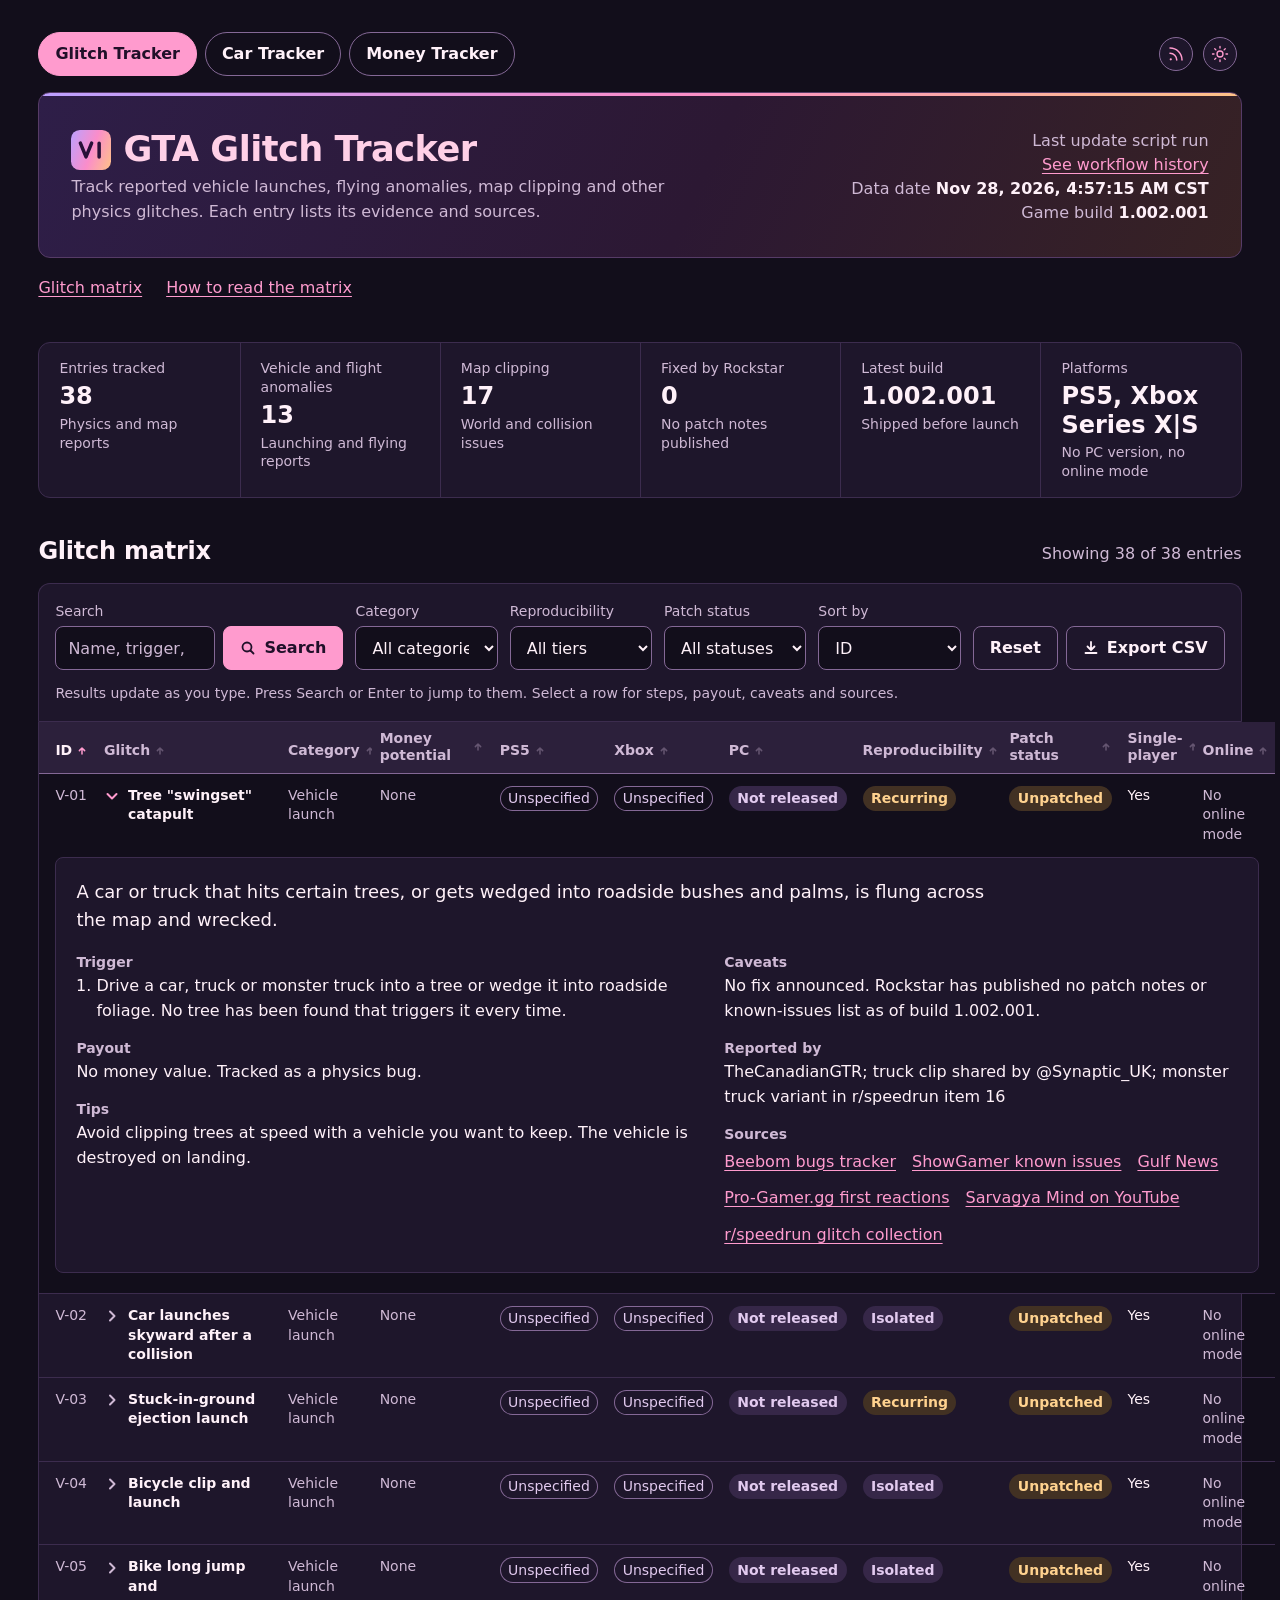
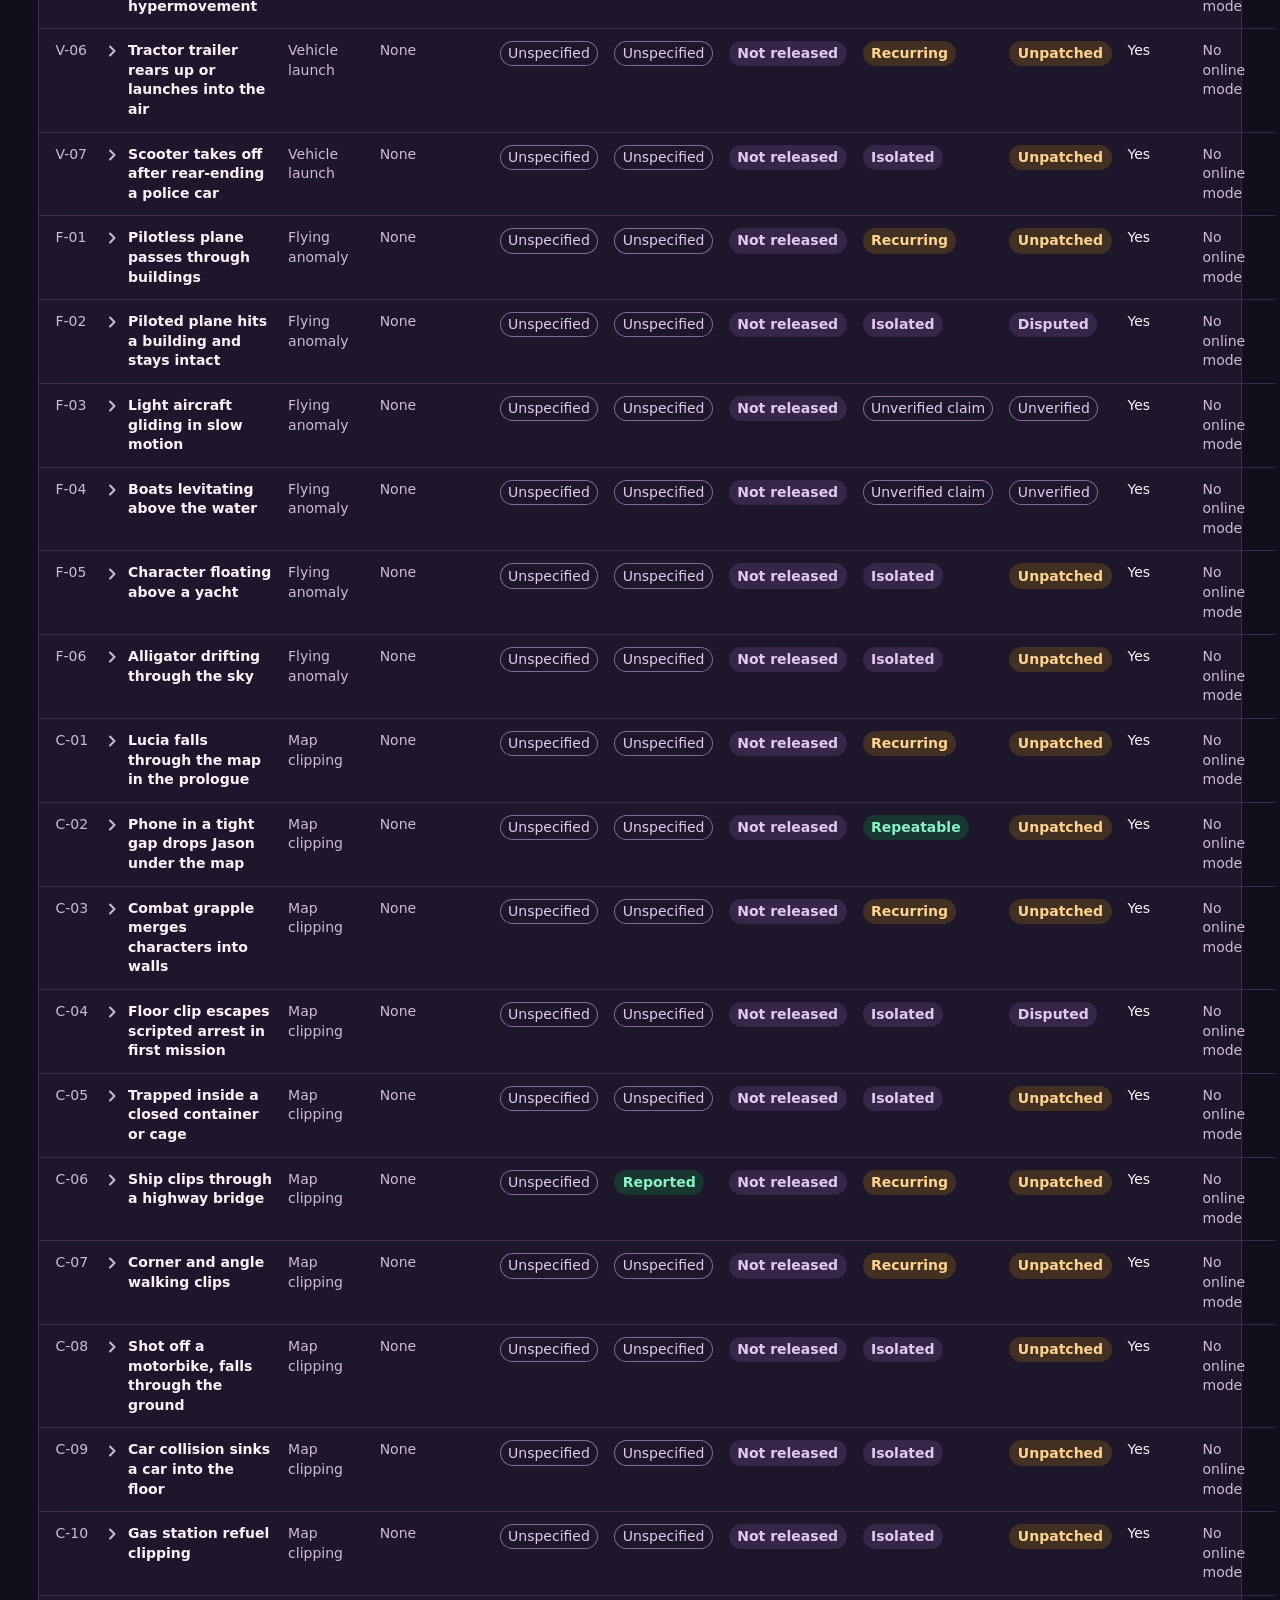
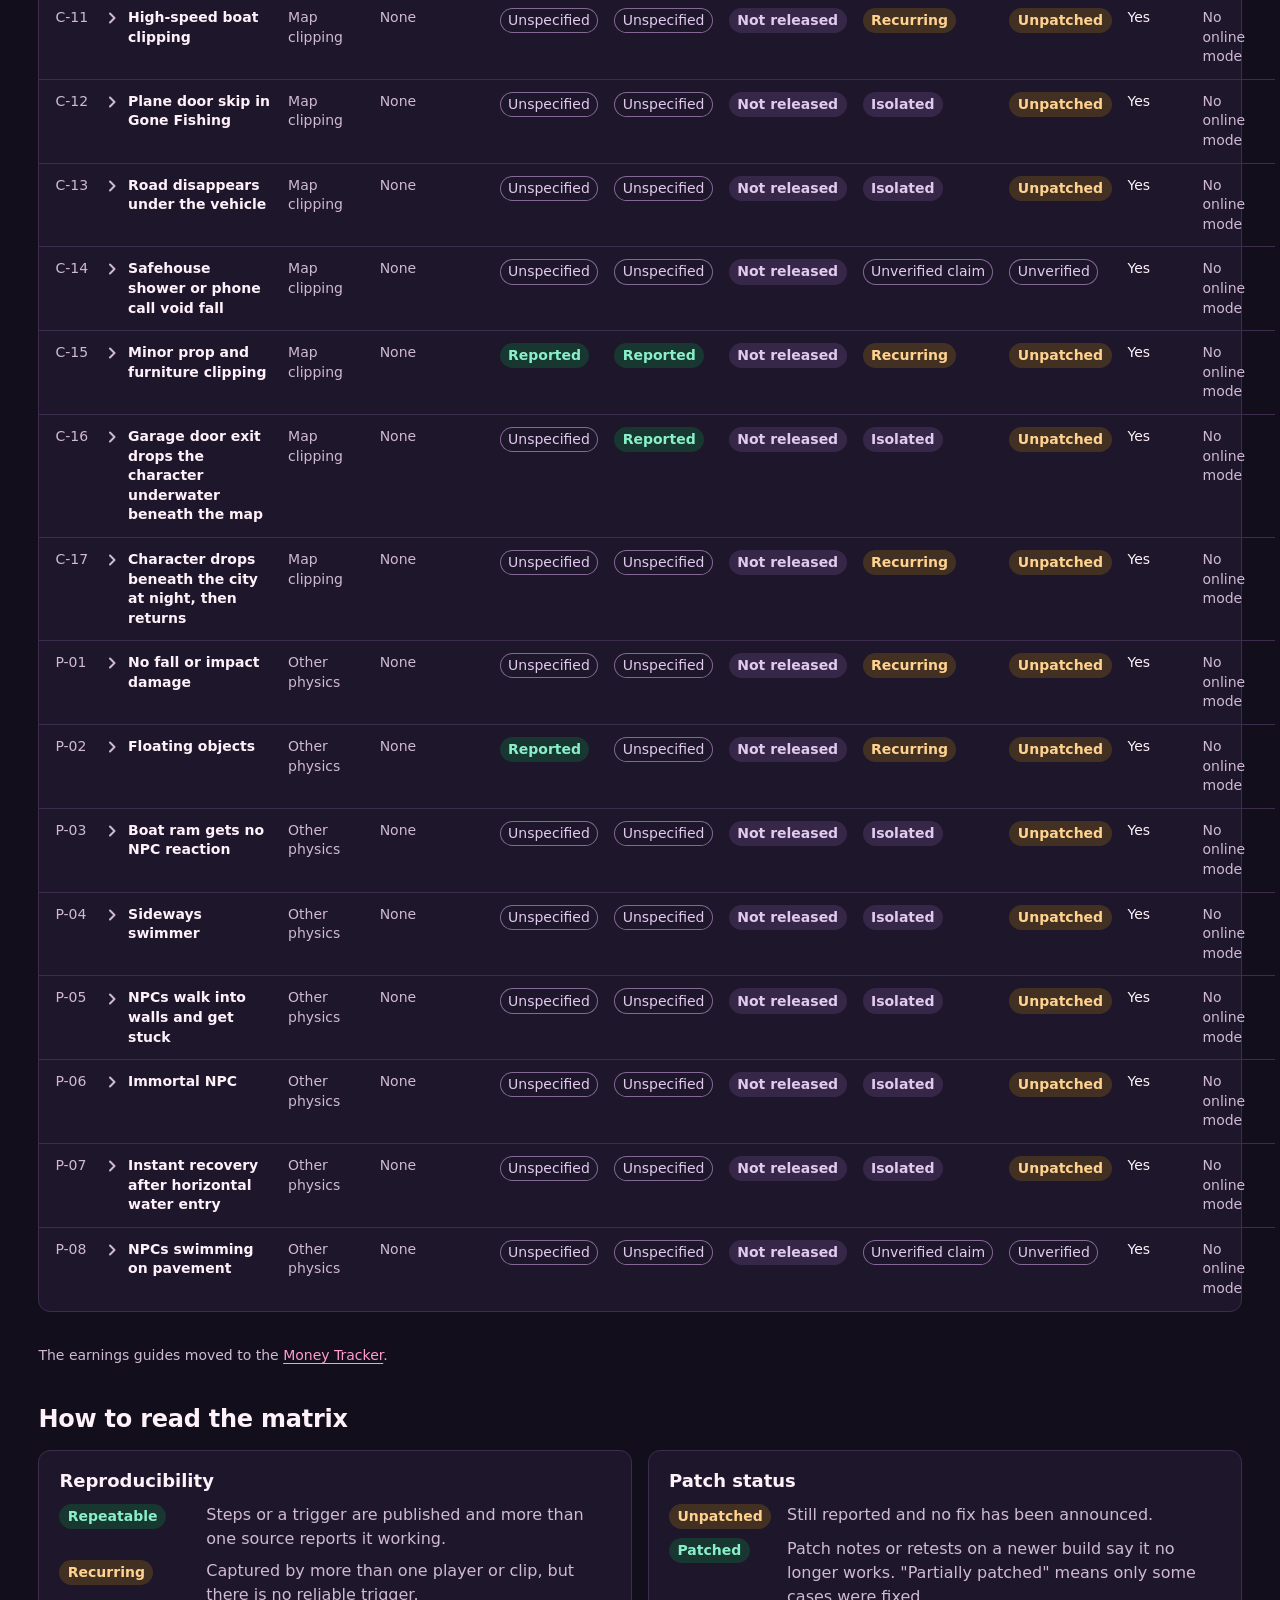
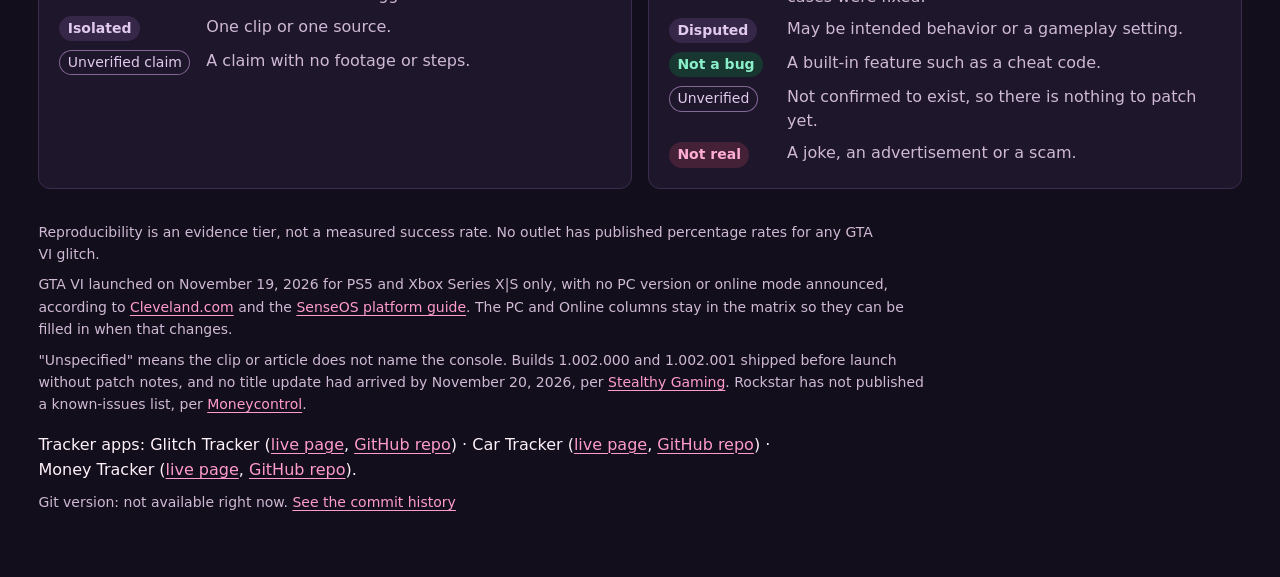
<file: index.html>
<!doctype html>
<html lang="en">
  <head>
    <meta charset="utf-8" />
    <meta name="viewport" content="width=device-width, initial-scale=1" />
    <meta name="theme-color" content="#120e1b" />
    <script src="theme.js"></script>
    <title>GTA Glitch Tracker</title>
    <meta name="description" content="Sortable GTA VI tracker for vehicle launches, flying anomalies, map clipping and other physics reports, with platform, evidence and patch status." />
    <link rel="icon" href="favicon.svg" type="image/svg+xml" />
    <link rel="preconnect" href="https://api.fontshare.com" crossorigin />
    <link rel="preconnect" href="https://cdn.fontshare.com" crossorigin />
    <link href="https://api.fontshare.com/v2/css?f[]=cabinet-grotesk@800&display=swap" rel="stylesheet" />
    <link href="https://api.fontshare.com/v2/css?f[]=satoshi@400,500,700&display=swap" rel="stylesheet" />
    <link rel="stylesheet" href="base.css" />
    <link rel="stylesheet" href="style.css" />
    <link rel="stylesheet" href="theme.css" />
    <link rel="alternate" type="application/rss+xml" title="GTA Glitch Tracker updates" href="feed.xml" />
  </head>
  <body>
    <a class="skip-link" href="#matrix">Skip to the tracker</a>
    <div class="page">
      <nav class="app-switch" aria-label="Switch app">
        <a href="./" aria-current="page">Glitch Tracker</a>
        <a href="https://rolltidehero.github.io/gta-car-tracker/">Car Tracker</a>
        <a href="https://rolltidehero.github.io/gta-money-tracker/">Money Tracker</a>
        <div class="nav-tools">
          <a class="rss-link" href="feed.xml" type="application/rss+xml" aria-label="Get RSS alerts!" title="Get RSS alerts!">
            <svg viewBox="0 0 24 24" width="18" height="18" aria-hidden="true" focusable="false" fill="none" stroke="currentColor" stroke-width="2" stroke-linecap="round">
              <path d="M4 11a9 9 0 0 1 9 9M4 4a16 16 0 0 1 16 16" />
              <circle cx="5" cy="19" r="1.5" fill="currentColor" stroke="none" />
            </svg>
          </a>
          <button type="button" class="theme-toggle" id="theme-toggle" aria-label="Light mode" title="Light mode" hidden>
            <svg class="theme-sun" viewBox="0 0 24 24" width="18" height="18" aria-hidden="true" fill="none" stroke="currentColor" stroke-width="1.8" stroke-linecap="round"><circle cx="12" cy="12" r="4" /><path d="M12 2v2m0 16v2M2 12h2m16 0h2M5 5l1.5 1.5m11 11L19 19M19 5l-1.5 1.5m-11 11L5 19" /></svg>
            <svg class="theme-moon" viewBox="0 0 24 24" width="18" height="18" aria-hidden="true" fill="none" stroke="currentColor" stroke-width="1.8" stroke-linejoin="round"><path d="M20.8 15.1A9 9 0 0 1 8.9 3.2a9 9 0 1 0 11.9 11.9Z" /></svg>
          </button>
        </div>
      </nav>
      <header class="masthead">
        <div>
          <div class="brand">
            <svg viewBox="0 0 32 32" fill="none" aria-hidden="true">
              <rect width="32" height="32" rx="7" fill="currentColor" />
              <path d="M7.5 10.5 12 21.5l4.5-11M22.5 10.5v11" stroke="#fbf8f3" stroke-width="2.8" stroke-linecap="round" stroke-linejoin="round" />
            </svg>
            <h1>GTA Glitch Tracker</h1>
          </div>
          <p>Track reported vehicle launches, flying anomalies, map clipping and other physics glitches. Each entry lists its evidence and sources.</p>
        </div>
        <p class="asof">Last update script run<br />
          <a id="last-check" href="https://github.com/rolltidehero/gta-glitch-tracker/actions/workflows/refresh.yml" aria-live="polite">See workflow history</a><br />
          Data date <strong id="asof-date"></strong><br />Game build <strong id="asof-build"></strong>
        </p>
      </header>

      <nav class="jump" aria-label="Sections">
        <a href="#matrix-title" data-jump="matrix-title">Glitch matrix</a>
        <a href="#legend-title" data-jump="legend-title">How to read the matrix</a>
      </nav>

      <main>
        <dl class="facts" id="facts" aria-label="Tracker status"></dl>

        <div class="section-head">
          <h2 id="matrix-title" tabindex="-1">Glitch matrix</h2>
          <p class="count" id="count" aria-live="polite"></p>
        </div>

        <form class="toolbar" id="toolbar" aria-label="Filter and sort the matrix">
          <div class="field field-search">
            <label for="q">Search</label>
            <div class="search-row">
              <input id="q" type="search" placeholder="Name, trigger, reporter" autocomplete="off" />
              <button type="submit" class="btn btn-primary" id="search-btn">
                <svg viewBox="0 0 16 16" fill="none" stroke="currentColor" stroke-width="1.8" stroke-linecap="round" stroke-linejoin="round" aria-hidden="true"><circle cx="7" cy="7" r="4.5" /><path d="m10.5 10.5 3 3" /></svg>
                Search
              </button>
            </div>
          </div>
          <div class="field">
            <label for="f-category">Category</label>
            <select id="f-category"></select>
          </div>
          <div class="field">
            <label for="f-repro">Reproducibility</label>
            <select id="f-repro"></select>
          </div>
          <div class="field">
            <label for="f-status">Patch status</label>
            <select id="f-status"></select>
          </div>
          <div class="field">
            <label for="f-sort">Sort by</label>
            <select id="f-sort"></select>
          </div>
          <div class="toolbar-actions">
            <button type="button" class="btn" id="reset">Reset</button>
            <button type="button" class="btn" id="export">
              <svg viewBox="0 0 16 16" fill="none" stroke="currentColor" stroke-width="1.8" stroke-linecap="round" stroke-linejoin="round" aria-hidden="true"><path d="M8 2v8M4.5 6.5 8 10l3.5-3.5M2.5 13h11" /></svg>
              Export CSV
            </button>
          </div>
          <div class="toggle-row">
            <span class="hint">Results update as you type. Press Search or Enter to jump to them. Select a row for steps, payout, caveats and sources.</span>
          </div>
        </form>

        <div class="table-wrap" id="matrix" tabindex="-1">
          <table class="matrix" aria-labelledby="matrix-title">
            <thead>
              <tr id="head-row"></tr>
            </thead>
            <tbody id="rows"></tbody>
          </table>
          <div class="empty" id="empty" hidden>
            <p>No entries match these filters.</p>
            <button type="button" class="btn" id="reset-empty">Clear filters</button>
          </div>
        </div>

        <p class="footnote" id="plan-title"><span id="earners-title">The earnings guides moved to the <a href="https://rolltidehero.github.io/gta-money-tracker/">Money Tracker</a>.</span></p>

        <div class="section-head">
          <h2 id="legend-title" tabindex="-1">How to read the matrix</h2>
        </div>
        <div class="legend">
          <section class="legend-card">
            <h3>Reproducibility</h3>
            <dl>
              <dt><span class="badge pos">Repeatable</span></dt><dd>Steps or a trigger are published and more than one source reports it working.</dd>
              <dt><span class="badge warn">Recurring</span></dt><dd>Captured by more than one player or clip, but there is no reliable trigger.</dd>
              <dt><span class="badge">Isolated</span></dt><dd>One clip or one source.</dd>
              <dt><span class="badge outline">Unverified claim</span></dt><dd>A claim with no footage or steps.</dd>
            </dl>
          </section>
          <section class="legend-card">
            <h3>Patch status</h3>
            <dl>
              <dt><span class="badge warn">Unpatched</span></dt><dd>Still reported and no fix has been announced.</dd>
              <dt><span class="badge pos">Patched</span></dt><dd>Patch notes or retests on a newer build say it no longer works. "Partially patched" means only some cases were fixed.</dd>
              <dt><span class="badge">Disputed</span></dt><dd>May be intended behavior or a gameplay setting.</dd>
              <dt><span class="badge pos">Not a bug</span></dt><dd>A built-in feature such as a cheat code.</dd>
              <dt><span class="badge outline">Unverified</span></dt><dd>Not confirmed to exist, so there is nothing to patch yet.</dd>
              <dt><span class="badge neg">Not real</span></dt><dd>A joke, an advertisement or a scam.</dd>
            </dl>
          </section>
        </div>

        <div class="footnote" id="footnotes"></div>
        <p class="footer-apps">Tracker apps: Glitch Tracker (<a href="https://rolltidehero.github.io/gta-glitch-tracker/">live page</a>, <a href="https://github.com/rolltidehero/gta-glitch-tracker">GitHub repo</a>) · Car Tracker (<a href="https://rolltidehero.github.io/gta-car-tracker/">live page</a>, <a href="https://github.com/rolltidehero/gta-car-tracker">GitHub repo</a>) · Money Tracker (<a href="https://rolltidehero.github.io/gta-money-tracker/">live page</a>, <a href="https://github.com/rolltidehero/gta-money-tracker">GitHub repo</a>).</p>
        <p class="footer-version" id="version" aria-live="polite">Git version: loading...</p>
      </main>
    </div>

    <script src="data.js"></script>
    <script src="app.js"></script>
    <script src="last-check.js"></script>
  </body>
</html>
</file>
<file: base.css>
/* base.css */
*,
*::before,
*::after {
  box-sizing: border-box;
  margin: 0;
  padding: 0;
}

html {
  -moz-text-size-adjust: none;
  -webkit-text-size-adjust: none;
  text-size-adjust: none;
  -webkit-font-smoothing: antialiased;
  -moz-osx-font-smoothing: grayscale;
  text-rendering: optimizeLegibility;
  scroll-behavior: smooth;
  hanging-punctuation: first last;
  scroll-padding-top: var(--space-16);
}

body {
  min-height: 100dvh;
  line-height: 1.6;
  font-family: var(--font-body, sans-serif);
  font-size: var(--text-base);
  color: var(--color-text);
  background-color: var(--color-bg);
}

img,
picture,
video,
canvas,
svg {
  display: block;
  max-width: 100%;
  height: auto;
}
ul[role='list'],
ol[role='list'] {
  list-style: none;
}
input,
button,
textarea,
select {
  font: inherit;
  color: inherit;
}

h1,
h2,
h3,
h4,
h5,
h6 {
  text-wrap: balance;
  line-height: 1.15;
}
p,
li,
figcaption {
  text-wrap: pretty;
  max-width: 72ch;
}

::selection {
  background: oklch(from var(--color-primary) l c h / 0.25);
  color: var(--color-text);
}

:focus-visible {
  outline: 2px solid var(--color-primary);
  outline-offset: 3px;
  border-radius: var(--radius-sm);
}

@media (prefers-reduced-motion: reduce) {
  *,
  *::before,
  *::after {
    animation-duration: 0.01ms !important;
    animation-iteration-count: 1 !important;
    transition-duration: 0.01ms !important;
    scroll-behavior: auto !important;
  }
}

button {
  cursor: pointer;
  background: none;
  border: none;
}
table {
  border-collapse: collapse;
  width: 100%;
}

/* Interactive elements: animate hover/focus transitions.
   Only clickable elements get hover states — see `shared/03-motion.md`.
   Never add :hover styles to non-interactive elements. */
a,
button,
[role='button'],
[role='link'],
input,
textarea,
select {
  transition:
    color var(--transition-interactive),
    background var(--transition-interactive),
    border-color var(--transition-interactive),
    box-shadow var(--transition-interactive);
}

.sr-only {
  position: absolute;
  width: 1px;
  height: 1px;
  padding: 0;
  margin: -1px;
  overflow: hidden;
  clip: rect(0, 0, 0, 0);
  white-space: nowrap;
  border-width: 0;
}
</file>
<file: style.css>
/* Tokens: fixed light theme, warm sand surfaces, single coral accent. */
:root {
  --text-xs: clamp(0.75rem, 0.7rem + 0.25vw, 0.875rem);
  --text-sm: clamp(0.875rem, 0.8rem + 0.35vw, 1rem);
  --text-base: clamp(1rem, 0.95rem + 0.25vw, 1.125rem);
  --text-lg: clamp(1.125rem, 1rem + 0.75vw, 1.5rem);
  --text-xl: clamp(1.5rem, 1.2rem + 1.25vw, 2.25rem);

  --space-1: 0.25rem;
  --space-2: 0.5rem;
  --space-3: 0.75rem;
  --space-4: 1rem;
  --space-5: 1.25rem;
  --space-6: 1.5rem;
  --space-8: 2rem;
  --space-10: 2.5rem;
  --space-12: 3rem;
  --space-16: 4rem;

  --color-bg: oklch(0.962 0.012 82);
  --color-surface: oklch(0.985 0.007 82);
  --color-surface-offset: oklch(0.94 0.014 82);
  --color-divider: oklch(0.9 0.014 80);
  --color-border: oklch(0.84 0.018 78);
  --color-text: oklch(0.23 0.02 55);
  --color-text-muted: oklch(0.44 0.02 60);
  --color-text-inverse: oklch(0.985 0.007 82);
  --color-primary: oklch(0.5 0.185 14);
  --color-primary-hover: oklch(0.43 0.17 14);
  --color-primary-tint: oklch(0.94 0.035 14);

  /* Badge tones: tinted surface plus dark text of the same hue. */
  --tone-pos-bg: oklch(0.93 0.045 165);
  --tone-pos-fg: oklch(0.34 0.07 165);
  --tone-warn-bg: oklch(0.93 0.06 80);
  --tone-warn-fg: oklch(0.38 0.08 65);
  --tone-neg-bg: oklch(0.93 0.035 14);
  --tone-neg-fg: oklch(0.4 0.14 14);
  --tone-neutral-bg: oklch(0.925 0.012 80);
  --tone-neutral-fg: oklch(0.38 0.02 60);

  --radius-sm: 0.375rem;
  --radius-md: 0.5rem;
  --radius-lg: 0.75rem;
  --radius-full: 9999px;
  --transition-interactive: 180ms cubic-bezier(0.16, 1, 0.3, 1);
  --shadow-sm: 0 1px 2px oklch(0.2 0.01 80 / 0.06);

  --font-display: 'Cabinet Grotesk', 'Satoshi', system-ui, sans-serif;
  --font-body: 'Satoshi', system-ui, -apple-system, 'Segoe UI', sans-serif;
  --page-max: 92rem;
}

body {
  font-variant-numeric: tabular-nums;
}

a {
  color: var(--color-primary);
  text-decoration-thickness: 1px;
  text-underline-offset: 0.18em;
}
a:hover {
  color: var(--color-primary-hover);
}

.skip-link {
  position: absolute;
  left: var(--space-4);
  top: -100px;
  background: var(--color-text);
  color: var(--color-text-inverse);
  padding: var(--space-2) var(--space-4);
  border-radius: var(--radius-sm);
  z-index: 50;
}
.skip-link:focus {
  top: var(--space-4);
  color: var(--color-text-inverse);
}

.page {
  max-width: var(--page-max);
  margin-inline: auto;
  padding: var(--space-8) clamp(var(--space-4), 3vw, var(--space-10)) var(--space-16);
}

/* ---------- Header ---------- */
.masthead {
  display: flex;
  flex-wrap: wrap;
  align-items: flex-end;
  justify-content: space-between;
  gap: var(--space-4) var(--space-8);
  padding-bottom: var(--space-6);
  border-bottom: 1px solid var(--color-divider);
}
.brand {
  display: flex;
  align-items: center;
  gap: var(--space-3);
}
.brand svg {
  width: 2.5rem;
  height: 2.5rem;
  flex: none;
  color: var(--color-primary);
}
h1 {
  font-family: var(--font-display);
  font-size: var(--text-xl);
  font-weight: 800;
  letter-spacing: -0.015em;
}
.masthead p {
  color: var(--color-text-muted);
  font-size: var(--text-sm);
  max-width: 60ch;
  margin-top: var(--space-1);
}
.asof {
  font-size: var(--text-xs);
  color: var(--color-text-muted);
  text-align: right;
  line-height: 1.5;
}
.asof strong {
  color: var(--color-text);
  font-weight: 700;
}

/* ---------- Jump links ---------- */
.jump {
  display: flex;
  flex-wrap: wrap;
  gap: var(--space-1) var(--space-6);
  padding-block: var(--space-2);
  font-size: var(--text-sm);
}
.jump a {
  display: inline-flex;
  align-items: center;
  min-height: 2.75rem;
  font-weight: 500;
}
h2[tabindex='-1']:focus {
  outline: none;
}

/* ---------- Fact strip ---------- */
.facts {
  display: grid;
  grid-template-columns: repeat(6, minmax(0, 1fr));
  margin-top: var(--space-6);
  background: var(--color-surface);
  border: 1px solid var(--color-divider);
  border-radius: var(--radius-lg);
  overflow: hidden;
}
.fact {
  padding: var(--space-4) var(--space-5);
  border-left: 1px solid var(--color-divider);
  min-width: 0;
}
.fact:first-child {
  border-left: 0;
}
.fact dt {
  font-size: var(--text-xs);
  color: var(--color-text-muted);
  line-height: 1.35;
}
.fact dd {
  font-size: var(--text-lg);
  font-weight: 700;
  line-height: 1.2;
  margin-top: var(--space-1);
  overflow-wrap: anywhere;
}
.fact dd small {
  display: block;
  font-size: var(--text-xs);
  font-weight: 500;
  color: var(--color-text-muted);
  margin-top: var(--space-1);
  line-height: 1.35;
}

/* ---------- Key findings ---------- */
.findings {
  display: grid;
  grid-template-columns: repeat(3, minmax(0, 1fr));
  gap: var(--space-4);
  margin-top: var(--space-4);
}
.finding {
  background: var(--color-surface);
  border: 1px solid var(--color-divider);
  border-radius: var(--radius-lg);
  padding: var(--space-5);
}
.finding h3 {
  font-size: var(--text-base);
  font-weight: 700;
  margin-bottom: var(--space-2);
}
.finding p {
  font-size: var(--text-sm);
  color: var(--color-text-muted);
  line-height: 1.55;
}
.finding p + p {
  margin-top: var(--space-2);
}

/* ---------- Section heads ---------- */
.section-head {
  display: flex;
  flex-wrap: wrap;
  align-items: baseline;
  justify-content: space-between;
  gap: var(--space-2) var(--space-6);
  margin-top: var(--space-10);
  margin-bottom: var(--space-4);
}
h2 {
  font-size: var(--text-lg);
  font-weight: 700;
  letter-spacing: -0.01em;
}
.count {
  font-size: var(--text-sm);
  color: var(--color-text-muted);
}

/* ---------- Toolbar ---------- */
.toolbar {
  display: grid;
  grid-template-columns: minmax(18rem, 2fr) repeat(4, minmax(8.5rem, 1fr)) auto;
  gap: var(--space-3);
  align-items: end;
  background: var(--color-surface);
  border: 1px solid var(--color-divider);
  border-radius: var(--radius-lg) var(--radius-lg) 0 0;
  border-bottom: 0;
  padding: var(--space-4);
}
.field {
  display: flex;
  flex-direction: column;
  gap: var(--space-1);
  min-width: 0;
}
.field label {
  font-size: var(--text-xs);
  font-weight: 500;
  color: var(--color-text-muted);
}
.field input,
.field select {
  height: 2.75rem;
  padding: 0 var(--space-3);
  background: var(--color-bg);
  border: 1px solid var(--color-border);
  border-radius: var(--radius-md);
  font-size: var(--text-sm);
  width: 100%;
  min-width: 0;
}
.field input::placeholder {
  color: var(--color-text-muted);
}
.field input:hover,
.field select:hover {
  border-color: var(--color-text-muted);
}
.toolbar-actions {
  display: flex;
  gap: var(--space-2);
}
/* Search box with its button. */
.search-row {
  display: flex;
  gap: var(--space-2);
  min-width: 0;
}
.search-row input {
  flex: 1 1 auto;
}
.search-row .btn {
  flex: none;
}
.btn {
  display: inline-flex;
  align-items: center;
  justify-content: center;
  gap: var(--space-2);
  height: 2.75rem;
  padding: 0 var(--space-4);
  border-radius: var(--radius-md);
  font-size: var(--text-sm);
  font-weight: 700;
  white-space: nowrap;
  border: 1px solid var(--color-border);
  background: var(--color-surface);
}
.btn:hover {
  background: var(--color-surface-offset);
}
.btn-primary {
  background: var(--color-primary);
  border-color: var(--color-primary);
  color: var(--color-text-inverse);
}
.btn-primary:hover {
  background: var(--color-primary-hover);
  border-color: var(--color-primary-hover);
}
.btn svg {
  width: 1rem;
  height: 1rem;
}
.toggle-row {
  grid-column: 1 / -1;
  display: flex;
  flex-wrap: wrap;
  align-items: center;
  gap: var(--space-2) var(--space-6);
  font-size: var(--text-sm);
}
.toggle {
  display: inline-flex;
  align-items: center;
  gap: var(--space-2);
  min-height: 2.75rem;
  cursor: pointer;
}
.toggle input {
  width: 1.125rem;
  height: 1.125rem;
  accent-color: var(--color-primary);
}
.hint {
  color: var(--color-text-muted);
  font-size: var(--text-xs);
}

/* ---------- Matrix ---------- */
.table-wrap {
  background: var(--color-surface);
  border: 1px solid var(--color-divider);
  border-radius: 0 0 var(--radius-lg) var(--radius-lg);
}
.matrix {
  font-size: 0.875rem;
  line-height: 1.4;
}
.matrix thead th {
  position: sticky;
  top: 0;
  z-index: 5;
  background: var(--color-surface-offset);
  text-align: left;
  padding: 0;
  border-bottom: 1px solid var(--color-border);
  vertical-align: bottom;
  line-height: 1.25;
}
.sort-btn {
  display: flex;
  align-items: center;
  gap: var(--space-1);
  width: 100%;
  min-height: 2.75rem;
  padding: var(--space-2);
  font-size: var(--text-xs);
  font-weight: 700;
  color: var(--color-text-muted);
  text-align: left;
}
.sort-btn:hover {
  color: var(--color-text);
  background: var(--color-divider);
}
.sort-btn .arrow {
  width: 0.75rem;
  height: 0.75rem;
  opacity: 0.35;
  flex: none;
}
th[aria-sort='ascending'] .sort-btn,
th[aria-sort='descending'] .sort-btn {
  color: var(--color-text);
}
th[aria-sort='ascending'] .arrow,
th[aria-sort='descending'] .arrow {
  opacity: 1;
  color: var(--color-primary);
}
th[aria-sort='descending'] .arrow {
  transform: rotate(180deg);
}
.matrix tbody td {
  padding: var(--space-3) var(--space-2);
  border-bottom: 1px solid var(--color-divider);
  vertical-align: top;
}
.matrix tbody tr.row:hover td {
  background: var(--color-bg);
}
.matrix tbody tr.row.open td {
  background: var(--color-bg);
  border-bottom-color: transparent;
}
.matrix tbody tr:last-child td {
  border-bottom: 0;
}
.cell-id {
  font-size: var(--text-xs);
  color: var(--color-text-muted);
  white-space: nowrap;
  padding-top: calc(var(--space-3) + 0.2em);
}
.cell-name {
  min-width: 11.5rem;
}
.matrix th:first-child .sort-btn,
.matrix tbody td:first-child {
  padding-left: var(--space-4);
}
.matrix th:last-child .sort-btn,
.matrix tbody tr.row td:last-child {
  padding-right: var(--space-4);
}
.name-btn {
  display: flex;
  align-items: flex-start;
  gap: var(--space-2);
  text-align: left;
  font-weight: 700;
  width: 100%;
  min-height: 1.75rem;
  border-radius: var(--radius-sm);
}
.name-btn:hover {
  color: var(--color-primary);
}
.name-btn .chev {
  width: 1rem;
  height: 1rem;
  flex: none;
  margin-top: 0.15em;
  color: var(--color-text-muted);
  transition: transform var(--transition-interactive);
}
.name-btn[aria-expanded='true'] .chev {
  transform: rotate(90deg);
  color: var(--color-primary);
}
.cell-money {
  font-weight: 700;
  min-width: 7.5rem;
}
.cell-money.none {
  font-weight: 500;
  color: var(--color-text-muted);
}
.cell-cat {
  color: var(--color-text-muted);
  min-width: 5rem;
}
.badge {
  display: inline-block;
  padding: 0.15em 0.6em;
  border-radius: var(--radius-full);
  font-size: var(--text-xs);
  font-weight: 700;
  line-height: 1.5;
  white-space: nowrap;
  background: var(--tone-neutral-bg);
  color: var(--tone-neutral-fg);
}
.badge.pos {
  background: var(--tone-pos-bg);
  color: var(--tone-pos-fg);
}
.badge.warn {
  background: var(--tone-warn-bg);
  color: var(--tone-warn-fg);
}
.badge.neg {
  background: var(--tone-neg-bg);
  color: var(--tone-neg-fg);
}
.badge.outline {
  background: transparent;
  box-shadow: inset 0 0 0 1px var(--color-border);
  font-weight: 500;
}

/* ---------- Detail row ---------- */
.detail td {
  padding: 0 var(--space-4) var(--space-5) !important;
  background: var(--color-bg);
}
.detail-grid {
  display: grid;
  grid-template-columns: minmax(0, 1.2fr) minmax(0, 1fr);
  gap: var(--space-5) var(--space-8);
  background: var(--color-surface);
  border: 1px solid var(--color-divider);
  border-radius: var(--radius-md);
  padding: var(--space-5);
}
.detail-grid .lede {
  grid-column: 1 / -1;
  font-size: var(--text-base);
  max-width: 80ch;
}
.detail h4 {
  font-size: var(--text-xs);
  font-weight: 700;
  color: var(--color-text-muted);
  margin-bottom: var(--space-1);
}
.detail-block + .detail-block {
  margin-top: var(--space-4);
}
.detail p,
.detail li {
  font-size: var(--text-sm);
  line-height: 1.55;
  max-width: 70ch;
}
.detail ol {
  padding-left: 1.25rem;
}
.detail ol li + li {
  margin-top: var(--space-1);
}
.source-list {
  list-style: none;
  display: flex;
  flex-wrap: wrap;
  gap: var(--space-1) var(--space-4);
}
.source-list a {
  display: inline-block;
  padding-block: var(--space-1);
}

.empty {
  padding: var(--space-12) var(--space-4);
  text-align: center;
  color: var(--color-text-muted);
}
.empty p {
  margin-inline: auto;
  margin-bottom: var(--space-3);
}

/* ---------- Reference tables and legend ---------- */
.ref-wrap {
  background: var(--color-surface);
  border: 1px solid var(--color-divider);
  border-radius: var(--radius-lg);
  overflow-x: auto;
}
.ref {
  font-size: var(--text-sm);
  line-height: 1.45;
}
.ref th {
  text-align: left;
  font-size: var(--text-xs);
  font-weight: 700;
  color: var(--color-text-muted);
  background: var(--color-surface-offset);
  padding: var(--space-3) var(--space-4);
  border-bottom: 1px solid var(--color-border);
  white-space: nowrap;
}
.ref td {
  padding: var(--space-3) var(--space-4);
  border-bottom: 1px solid var(--color-divider);
  vertical-align: top;
}
.ref tr:last-child td {
  border-bottom: 0;
}
.ref .num {
  font-weight: 700;
  white-space: nowrap;
}
.legend {
  display: grid;
  grid-template-columns: repeat(2, minmax(0, 1fr));
  gap: var(--space-4);
}
.legend-card {
  background: var(--color-surface);
  border: 1px solid var(--color-divider);
  border-radius: var(--radius-lg);
  padding: var(--space-5);
}
.legend-card h3 {
  font-size: var(--text-base);
  font-weight: 700;
  margin-bottom: var(--space-3);
}
.legend-card dl {
  display: grid;
  grid-template-columns: max-content 1fr;
  gap: var(--space-2) var(--space-4);
  font-size: var(--text-sm);
  align-items: start;
}
.legend-card dd {
  color: var(--color-text-muted);
  line-height: 1.5;
}
.footnote {
  margin-top: var(--space-8);
  font-size: var(--text-xs);
  color: var(--color-text-muted);
  line-height: 1.6;
  max-width: 100ch;
}
.footnote p {
  max-width: 100ch;
}
.footnote p + p {
  margin-top: var(--space-2);
}

/* ---------- Car value list ---------- */
.car-notes {
  font-size: var(--text-sm);
  color: var(--color-text-muted);
  line-height: 1.55;
  max-width: 100ch;
  margin-bottom: var(--space-4);
}
.car-notes p {
  max-width: 100ch;
}
.car-notes p + p {
  margin-top: var(--space-2);
}
.buyers {
  display: grid;
  grid-template-columns: repeat(3, minmax(0, 1fr));
  gap: var(--space-4);
  margin-bottom: var(--space-4);
}
.buyer {
  display: flex;
  flex-direction: column;
  background: var(--color-surface);
  border: 1px solid var(--color-divider);
  border-radius: var(--radius-lg);
  padding: var(--space-5);
}
.buyer h3 {
  font-size: var(--text-base);
  font-weight: 700;
}
.buyer-place {
  font-size: var(--text-sm);
  color: var(--color-text-muted);
  margin-bottom: var(--space-4);
}
.buyer dl {
  display: grid;
  grid-template-columns: max-content minmax(0, 1fr);
  gap: var(--space-2) var(--space-4);
  font-size: var(--text-sm);
  line-height: 1.5;
}
.buyer dt {
  font-size: var(--text-xs);
  font-weight: 700;
  color: var(--color-text-muted);
  padding-top: 0.15em;
}
.buyer-top {
  margin-top: var(--space-4);
  padding-top: var(--space-4);
  border-top: 1px solid var(--color-divider);
  font-size: var(--text-sm);
  line-height: 1.5;
  margin-bottom: var(--space-4);
}
.buyer-top h4 {
  font-size: var(--text-xs);
  font-weight: 700;
  color: var(--color-text-muted);
  margin-bottom: var(--space-2);
}
.buyer-top ol {
  list-style: none;
  padding: 0;
}
.buyer-top li {
  display: flex;
  justify-content: space-between;
  gap: var(--space-4);
  padding-block: var(--space-1);
}
.buyer-top li + li {
  border-top: 1px solid var(--color-divider);
}
.buyer .btn {
  margin-top: auto;
  align-self: flex-start;
}
.toolbar-cars {
  grid-template-columns: minmax(18rem, 2fr) repeat(3, minmax(8.5rem, 1fr)) auto;
}

/* ---------- Randy's Wish List location cards ---------- */
.link-btn {
  display: block;
  margin-top: var(--space-1);
  padding: var(--space-1) 0;
  font-size: var(--text-xs);
  font-weight: 700;
  color: var(--color-primary);
  text-decoration: underline;
  text-underline-offset: 0.2em;
}
.link-btn:hover {
  color: var(--color-primary-hover);
}
.wish-filter {
  display: flex;
  flex-wrap: wrap;
  gap: var(--space-2);
  margin-bottom: var(--space-3);
}
.wish-chip {
  font-weight: 700;
}
.wish-chip-n {
  min-width: 1.6em;
  padding: 0 0.45em;
  border-radius: var(--radius-full);
  background: var(--tone-neutral-bg);
  color: var(--tone-neutral-fg);
  font-size: var(--text-xs);
  font-variant-numeric: tabular-nums;
  text-align: center;
}
.wish-chip[aria-pressed='true'],
.wish-chip[aria-pressed='true']:hover {
  background: var(--color-primary);
  border-color: var(--color-primary);
  color: var(--color-text-inverse);
}
.wish-chip[aria-pressed='true'] .wish-chip-n {
  background: var(--color-surface);
  color: var(--color-text);
}
.wish-tier {
  font-size: var(--text-sm);
  color: var(--color-text-muted);
  line-height: 1.5;
  max-width: 100ch;
  margin-bottom: var(--space-4);
}
.wish-grid {
  display: grid;
  grid-template-columns: repeat(auto-fill, minmax(min(100%, 23rem), 1fr));
  gap: var(--space-4);
  align-items: start;
}
.wish {
  min-width: 0;
  background: var(--color-surface);
  border: 1px solid var(--color-divider);
  border-radius: var(--radius-lg);
  padding: var(--space-5);
  font-size: var(--text-sm);
  line-height: 1.5;
  scroll-margin-top: var(--space-4);
}
.wish:focus {
  outline: 2px solid var(--color-primary);
  outline-offset: 2px;
}
.wish-head {
  display: flex;
  align-items: flex-start;
  justify-content: space-between;
  gap: var(--space-3);
  margin-bottom: var(--space-4);
}
.wish-head h3 {
  font-size: var(--text-base);
  font-weight: 700;
  line-height: 1.25;
}
.wish-brand {
  font-size: var(--text-xs);
  font-weight: 700;
  color: var(--color-text-muted);
}
.wish-head .badge {
  flex: none;
  margin-top: 0.15em;
}
.wish-spots {
  list-style: none;
  padding: 0;
}
.wish-spots li {
  display: grid;
  gap: var(--space-1);
  padding: var(--space-3);
  border-radius: var(--radius-md);
  background: var(--color-surface-offset);
}
.wish-spots li + li {
  margin-top: var(--space-2);
}
.wish-label,
.wish dt {
  font-size: var(--text-xs);
  font-weight: 700;
  color: var(--color-text-muted);
}
.wish-where {
  font-weight: 500;
  overflow-wrap: anywhere;
}
.wish-where.muted {
  font-weight: 400;
}
.wish-when {
  font-size: var(--text-xs);
  color: var(--color-text-muted);
}
.wish dl {
  display: grid;
  grid-template-columns: 6.5rem minmax(0, 1fr);
  gap: var(--space-2) var(--space-3);
  margin-top: var(--space-4);
}
.wish dt {
  padding-top: 0.15em;
}
.wish dd {
  overflow-wrap: anywhere;
}
.wish-src {
  margin-top: var(--space-4);
  padding-top: var(--space-3);
  border-top: 1px solid var(--color-divider);
  font-size: var(--text-xs);
  color: var(--color-text-muted);
}
.cars .th-plain {
  padding: var(--space-2) var(--space-4) var(--space-2) var(--space-2);
  font-size: var(--text-xs);
  font-weight: 700;
  color: var(--color-text-muted);
  vertical-align: middle;
}
.cars .car-name {
  font-weight: 700;
  min-width: 9rem;
}
.cars .car-name .badge {
  margin-left: var(--space-2);
  vertical-align: 0.1em;
}
.cars .cell-buyers {
  min-width: 8rem;
}
.cars .cell-buyers .badge {
  margin: 0 var(--space-1) var(--space-1) 0;
}
.cars .cell-money {
  white-space: nowrap;
  min-width: 6rem;
}
.cars .cell-note {
  min-width: 16rem;
  max-width: 34rem;
  color: var(--color-text-muted);
}
.cars .car-src {
  font-size: var(--text-xs);
}
.cars .cell-note p + .car-src {
  margin-top: var(--space-1);
}
.muted {
  color: var(--color-text-muted);
}

/* ---------- Money plan ---------- */
.plan {
  list-style: none;
  background: var(--color-surface);
  border: 1px solid var(--color-divider);
  border-radius: var(--radius-lg);
}
.plan-step {
  max-width: none;
  display: grid;
  grid-template-columns: minmax(0, 0.8fr) minmax(0, 1.5fr) minmax(0, 1.5fr);
  gap: var(--space-4) var(--space-8);
  padding: var(--space-6) var(--space-5);
}
.plan-step + .plan-step {
  border-top: 1px solid var(--color-divider);
}
.plan-when {
  font-size: var(--text-sm);
  font-weight: 700;
  color: var(--color-primary);
}
.plan-stage h3 {
  font-size: var(--text-base);
  font-weight: 700;
  line-height: 1.3;
  margin-top: var(--space-1);
}
.plan-block h4 {
  font-size: var(--text-xs);
  font-weight: 700;
  color: var(--color-text-muted);
  margin-bottom: var(--space-1);
}
.plan-block h4:not(:first-child) {
  margin-top: var(--space-4);
}
.plan-block p,
.plan-block li {
  font-size: var(--text-sm);
  line-height: 1.55;
  max-width: 68ch;
}
.plan-do ul {
  padding-left: 1.1rem;
}
.plan-do li + li {
  margin-top: var(--space-2);
}
.plan-expect {
  font-weight: 500;
}
.plan-none {
  color: var(--color-text-muted);
}
.plan-block .source-list li {
  max-width: none;
}
.chips {
  display: flex;
  flex-wrap: wrap;
  gap: var(--space-2);
}
.chip {
  display: inline-flex;
  align-items: center;
  gap: var(--space-2);
  max-width: 100%;
  min-height: 2.75rem;
  padding: var(--space-2) var(--space-3);
  line-height: 1.35;
  border: 1px solid var(--color-border);
  border-radius: var(--radius-md);
  background: var(--color-surface);
  font-size: var(--text-sm);
  font-weight: 500;
  text-align: left;
}
.chip:hover {
  background: var(--color-surface-offset);
  border-color: var(--color-primary);
}
.chip-id {
  flex: none;
  font-weight: 700;
  color: var(--color-primary);
}
.chip .badge {
  flex: none;
}

/* ---------- Responsive ---------- */

/* Below 1240px the matrix becomes a list of cards so nothing scrolls sideways. */
@media (max-width: 1240px) {
  .toolbar {
    grid-template-columns: repeat(4, minmax(0, 1fr));
    border-bottom: 1px solid var(--color-divider);
    border-radius: var(--radius-lg);
  }
  .toolbar .field-search {
    grid-column: 1 / -1;
  }
  .toolbar-cars {
    grid-template-columns: repeat(3, minmax(0, 1fr));
  }
  .cars tbody tr.row td.cell-note {
    grid-column: 1 / -1;
    max-width: none;
  }
  .cars .car-name {
    font-size: var(--text-base);
  }
  .toolbar-actions {
    grid-column: 1 / -1;
    justify-content: flex-end;
  }
  .facts {
    grid-template-columns: repeat(3, minmax(0, 1fr));
  }
  .fact:nth-child(4) {
    border-left: 0;
  }
  .fact:nth-child(n + 4) {
    border-top: 1px solid var(--color-divider);
  }

  .table-wrap {
    background: transparent;
    border: 0;
    margin-top: var(--space-3);
  }
  .matrix,
  .matrix tbody,
  .matrix tr,
  .matrix td {
    display: block;
  }
  .matrix thead {
    position: absolute;
    width: 1px;
    height: 1px;
    overflow: hidden;
    clip: rect(0, 0, 0, 0);
  }
  .matrix tbody tr.row {
    display: grid;
    grid-template-columns: repeat(12, minmax(0, 1fr));
    gap: var(--space-3);
    background: var(--color-surface);
    border: 1px solid var(--color-divider);
    border-radius: var(--radius-lg);
    padding: var(--space-4);
    margin-top: var(--space-3);
  }
  .matrix tbody tr.row.open {
    border-radius: var(--radius-lg) var(--radius-lg) 0 0;
    border-bottom: 0;
  }
  .matrix tbody tr.row td,
  .matrix tbody tr.row:hover td,
  .matrix tbody tr.row.open td {
    padding: 0;
    border: 0;
    background: transparent;
    min-width: 0;
  }
  .matrix tbody td[data-label] {
    grid-column: span 3;
  }
  .matrix tbody td[data-label='PS5'],
  .matrix tbody td[data-label='Xbox'],
  .matrix tbody td[data-label='PC'] {
    grid-column: span 2;
  }
  .matrix tbody td[data-label]::before {
    content: attr(data-label);
    display: block;
    font-size: var(--text-xs);
    font-weight: 500;
    color: var(--color-text-muted);
    margin-bottom: var(--space-1);
  }
  .matrix tbody td.cell-id {
    display: none;
  }
  .matrix tbody td.cell-name {
    grid-column: 1 / -1;
  }
  .name-btn {
    font-size: var(--text-base);
    min-height: 2.75rem;
    align-items: center;
  }
  .matrix tbody tr.detail td {
    padding: 0 !important;
    border: 0;
    background: transparent;
  }
  .detail-grid {
    border-radius: 0 0 var(--radius-lg) var(--radius-lg);
  }
}

@media (max-width: 1000px) {
  .plan-step {
    grid-template-columns: minmax(0, 1fr) minmax(0, 1fr);
  }
  .plan-stage {
    grid-column: 1 / -1;
  }
}

@media (max-width: 1000px) {
  .buyers {
    grid-template-columns: 1fr;
  }
}

/* Touch layouts: the "Location card" link gets a full-size tap target. */
@media (max-width: 1240px) {
  .link-btn {
    display: inline-flex;
    align-items: center;
    min-height: 2.75rem;
    margin-top: 0;
    margin-left: var(--space-3);
    font-size: var(--text-sm);
  }
}
@media (max-width: 720px) {
  .wish {
    padding: var(--space-4);
  }
  .wish dl {
    grid-template-columns: 5.5rem minmax(0, 1fr);
  }
}

@media (max-width: 900px) {
  .findings,
  .legend {
    grid-template-columns: 1fr;
  }
}

@media (max-width: 720px) {
  .page {
    padding-top: var(--space-6);
  }
  .asof {
    text-align: left;
  }
  .facts {
    grid-template-columns: repeat(2, minmax(0, 1fr));
  }
  .fact {
    border-left: 0;
    border-top: 1px solid var(--color-divider);
    padding: var(--space-3) var(--space-4);
  }
  .fact:nth-child(-n + 2) {
    border-top: 0;
  }
  .fact:nth-child(even) {
    border-left: 1px solid var(--color-divider);
  }
  .toolbar,
  .toolbar-cars {
    grid-template-columns: repeat(2, minmax(0, 1fr));
  }
  .search-row .btn {
    padding: 0 var(--space-3);
  }
  .toolbar-actions .btn {
    flex: 1;
  }
  .matrix tbody tr.row {
    grid-template-columns: repeat(6, minmax(0, 1fr));
  }
  .detail-grid {
    grid-template-columns: 1fr;
    padding: var(--space-4);
  }

  /* Reference table becomes stacked cards. */
  .ref-wrap {
    background: transparent;
    border: 0;
    overflow: visible;
  }
  .ref,
  .ref tbody,
  .ref tr,
  .ref td {
    display: block;
  }
  .ref thead {
    position: absolute;
    width: 1px;
    height: 1px;
    overflow: hidden;
    clip: rect(0, 0, 0, 0);
  }
  .ref tr {
    background: var(--color-surface);
    border: 1px solid var(--color-divider);
    border-radius: var(--radius-lg);
    padding: var(--space-4);
  }
  .ref tr + tr {
    margin-top: var(--space-3);
  }
  .ref td {
    padding: 0;
    border: 0;
  }
  .ref td + td {
    margin-top: var(--space-2);
  }
  .ref td.when {
    font-size: var(--text-xs);
    color: var(--color-text-muted);
  }
  .ref td.method {
    font-weight: 700;
    margin-top: 0;
  }
  .ref .num {
    white-space: normal;
  }
  .ref td[data-label='Notes'],
  .ref td[data-label='Sources'] {
    color: var(--color-text-muted);
  }
  .plan-step {
    grid-template-columns: 1fr;
    padding: var(--space-5) var(--space-4);
  }
  .legend-card dl {
    grid-template-columns: 1fr;
    gap: var(--space-1);
  }
  .legend-card dd {
    margin-bottom: var(--space-3);
  }
}

/* Footer git version */
.footer-version {
  margin-top: var(--space-2);
  font-size: var(--text-xs);
  color: var(--color-text-muted);
  font-variant-numeric: tabular-nums;
  overflow-wrap: anywhere;
}
.footer-version .hash { font-family: ui-monospace, SFMono-Regular, Menlo, monospace; }

/* App switcher shown at the top of both apps */
.app-switch {
  display: flex;
  flex-wrap: wrap;
  align-items: center;
  gap: var(--space-2);
  margin-bottom: var(--space-4);
}
.app-switch > a {
  padding: var(--space-2) var(--space-4);
  border: 1px solid var(--color-border);
  border-radius: 999px;
  font-size: var(--text-sm);
  font-weight: 700;
  text-decoration: none;
  color: var(--color-text);
}
.app-switch > a:hover { border-color: var(--color-primary); color: var(--color-primary); }
.app-switch > a[aria-current="page"] {
  background: var(--color-primary);
  border-color: var(--color-primary);
  color: var(--color-text-inverse);
  pointer-events: none;
}
.footer-apps {
  margin-top: var(--space-4);
  font-size: var(--text-sm);
}
</file>
<file: theme.css>
/* Shared GTA VI-inspired palette. Loaded after the component styles. */
:root {
  color-scheme: dark;
  --color-bg: #120e1b;
  --color-surface: #1e162b;
  --color-surface-offset: #2c203b;
  --color-divider: #3c2c4e;
  --color-border: #846896;
  --color-text: #fff1f9;
  --color-text-muted: #cfb9d5;
  --color-text-inverse: #201029;
  --color-primary: #ff9bce;
  --color-primary-hover: #ffc0a9;
  --color-primary-tint: #392038;
  --tone-pos-bg: #173730;
  --tone-pos-fg: #8af0c9;
  --tone-warn-bg: #423123;
  --tone-warn-fg: #ffd28f;
  --tone-neg-bg: #442137;
  --tone-neg-fg: #ffadd3;
  --tone-neutral-bg: #362748;
  --tone-neutral-fg: #e2caef;
  --shadow-sm: 0 1px 3px #08050d66;
  --hero-from: #2e1e48;
  --hero-mid: #2c1833;
  --hero-to: #372224;
  --hero-border: #563b67;
  --hero-heading: #ffd0e7;
  --sunset: linear-gradient(110deg, #bca0ff 0%, #fa8dca 52%, #ffc287 100%);
  --brand-ink: #291138;
}

:root[data-theme='light'] {
  color-scheme: light;
  --color-bg: #fff4f5;
  --color-surface: #fffbfd;
  --color-surface-offset: #f6e6f4;
  --color-divider: #e9d1e5;
  --color-border: #a17b99;
  --color-text: #321b37;
  --color-text-muted: #694c69;
  --color-text-inverse: #fff7fb;
  --color-primary: #8e285f;
  --color-primary-hover: #702047;
  --color-primary-tint: #fce2ef;
  --tone-pos-bg: #e1f5ed;
  --tone-pos-fg: #155344;
  --tone-warn-bg: #ffedd4;
  --tone-warn-fg: #71421b;
  --tone-neg-bg: #ffe3ed;
  --tone-neg-fg: #85264e;
  --tone-neutral-bg: #efe3f6;
  --tone-neutral-fg: #563969;
  --shadow-sm: 0 1px 3px #471f3114;
  --hero-from: #f0e2ff;
  --hero-mid: #fde3f1;
  --hero-to: #ffdfcb;
  --hero-border: #e0bfdc;
  --hero-heading: #56244f;
}

.masthead {
  background:
    var(--sunset) top / 100% 3px no-repeat,
    linear-gradient(115deg, var(--hero-from), var(--hero-mid) 55%, var(--hero-to));
  border: 1px solid var(--hero-border);
  border-radius: var(--radius-lg);
  padding: clamp(var(--space-4), 3vw, var(--space-8));
}

.masthead h1 { color: var(--hero-heading); }
.brand svg {
  background: var(--sunset);
  border-radius: 22%;
}
.brand svg rect { fill: none; }
.brand svg path { stroke: var(--brand-ink); }

.nav-tools {
  display: flex;
  align-items: center;
}
.nav-tools > :not([hidden]) {
  position: relative;
  display: grid;
  place-items: center;
  width: 44px;
  height: 44px;
  border-radius: var(--radius-full);
  color: var(--color-primary);
}
/* A 34px visible circle inside a 44px tap target. */
.nav-tools > :not([hidden])::before {
  content: '';
  position: absolute;
  inset: 5px;
  pointer-events: none;
  border: 1px solid var(--color-border);
  border-radius: inherit;
  background: var(--color-surface);
}
.nav-tools > :hover::before,
.nav-tools > :focus-visible::before {
  border-color: var(--color-primary);
  background: var(--color-surface-offset);
}
.nav-tools svg { position: relative; }
.theme-toggle .theme-moon,
:root[data-theme='light'] .theme-toggle .theme-sun { display: none; }
:root[data-theme='light'] .theme-toggle .theme-moon { display: block; }

@media (min-width: 64rem) {
  .nav-tools { margin-inline-start: auto; }
}
</file>
